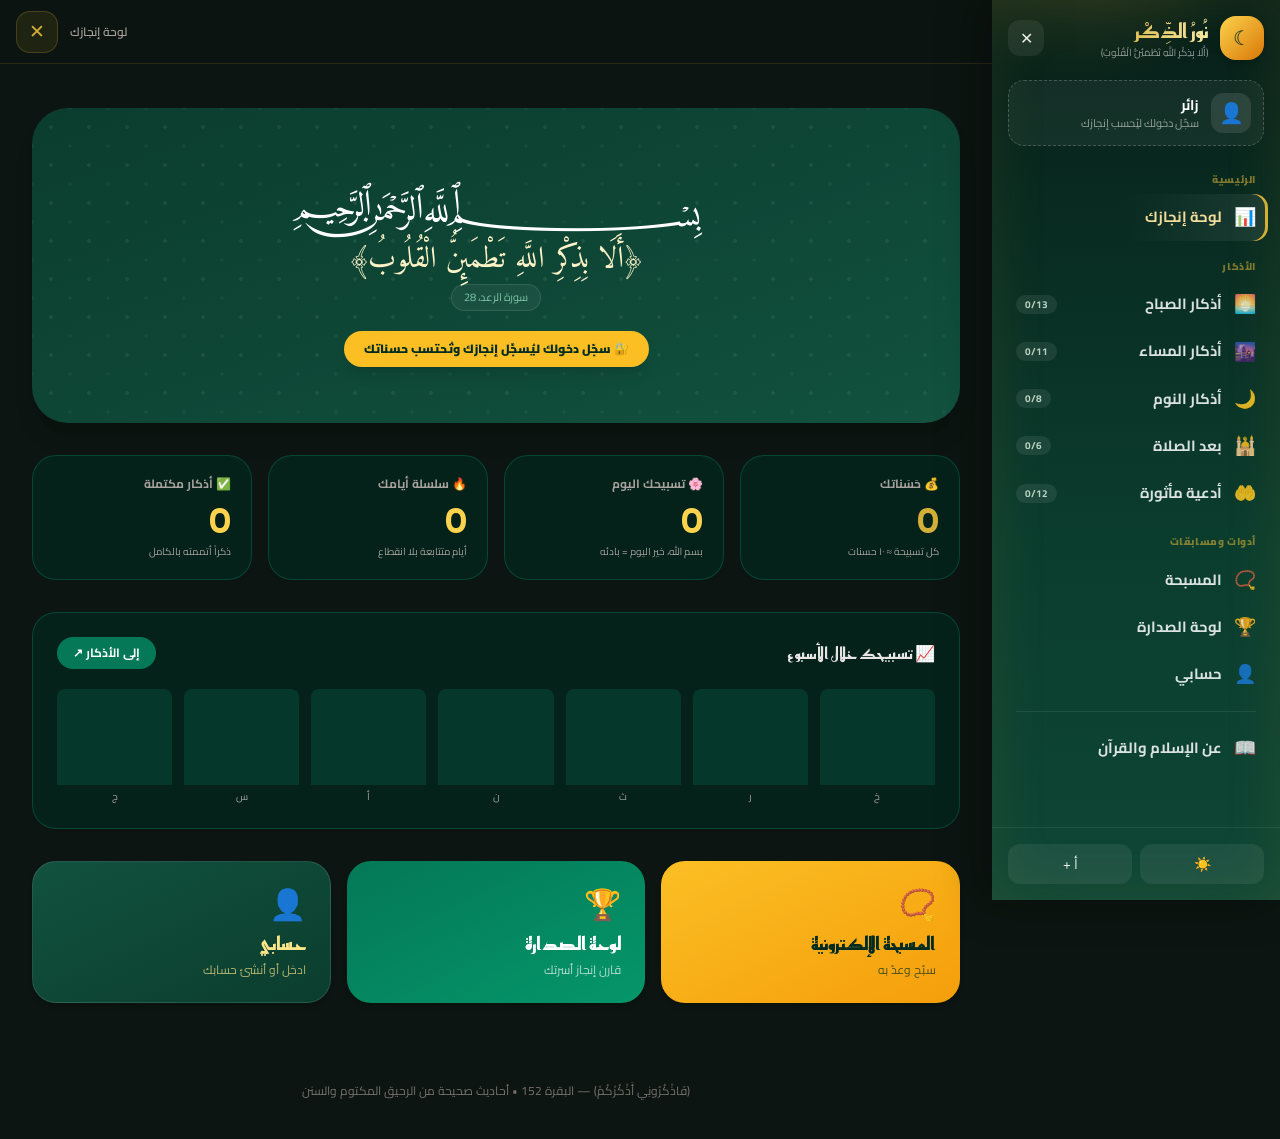
<file: index.html>
<!DOCTYPE html>
<!--
  ﴿ نُورُ الذِّكْر ﴾ — إطار Tailwind
  سجل التغييرات:
  • 2026-11-02 [v4.1] قائمة جانبية مشتركة تُبنى في app.js لكل الصفحات (تُفتح/تُغلق بزر ☰ في كل
    الأحجام، وتتفاعل مع الوضع النهاري/الليلي وخلفية جديدة لكل وضع)، هيرو معاد ترتيبه بلا تداخل،
    مسبحة مطورة (شعوية اللمس + اهتزاز + نسبة تقدم + وميض ذهبي عند الاكتمال).
  • 2026-11-02 [v4] إعادة تصميم كاملة: قائمة جانبية + حسابات محلية + حسنات + صدارة.
  • البيانات النصية للأذكار في azkar-data.js. إصدارات v1..v3 في legacy.css و_snapshots.
-->
<html lang="ar" dir="rtl" class="dark">
<head>
<meta charset="UTF-8" />
<meta name="viewport" content="width=device-width, initial-scale=1.0" />
<meta name="theme-color" content="#0b3d2e" />
<title>نُورُ الذِّكْر — لوحتك للأذكار</title>
<link rel="manifest" href="manifest.webmanifest" />
<link rel="apple-touch-icon" sizes="180x180" href="icons/apple-touch-icon-180.png" />
<meta name="mobile-web-app-capable" content="yes" />
<meta name="apple-mobile-web-app-capable" content="yes" />
<meta name="apple-mobile-web-app-status-bar-style" content="black-translucent" />
<meta name="apple-mobile-web-app-title" content="نور الذكر" />
<link rel="stylesheet" href="fonts/fonts.css" />
<link rel="stylesheet" href="styles.css" />
<link rel="icon" href="icons/icon-192.png" sizes="192x192" />
<script src="tailwind.js"></script>
<script>
  tailwind.config = {
    darkMode: 'class',
    theme: {
      extend: {
        fontFamily: { body: ['Cairo'], head: ['Reem Kufi'], quran: ['Amiri Quran'] },
        colors: { brand: { DEFAULT: '#1b7a5a', dark: '#0b3d2e', mid: '#12523f', gold: '#d4af37', light: '#e8c96a' } },
      },
    },
  };
</script>
</head>

<body class="font-body bg-stone-50 dark:bg-[#0c1511] text-stone-800 dark:text-stone-200 transition-colors">

<div class="app-main app-margin min-h-screen">

  <!-- ====== لوحة إنجازك ====== -->
  <section class="view-sec hidden" id="view-dashboard">
    <!-- هيرو -->
    <div class="px-4 sm:px-8 pt-8">
      <div class="relative overflow-hidden rounded-[36px] max-w-6xl mx-auto bg-gradient-to-br from-brand-dark via-[#0e4636] to-brand-mid text-white px-6 sm:px-12 py-10 sm:py-14 text-center shadow-xl">
        <div class="absolute inset-0 pattern-dots opacity-50"></div>
        <div class="relative max-w-2xl mx-auto flex flex-col items-center gap-4">
          <p class="font-quran text-3xl sm:text-4xl leading-[2.4] pt-3">﷽</p>
          <h1 class="font-quran text-xl sm:text-3xl text-amber-100 leading-[2.2] px-2">﴿أَلَا بِذِكْرِ اللَّهِ تَطْمَئِنُّ الْقُلُوبُ﴾</h1>
          <span class="text-[11px] text-emerald-200/70 bg-white/5 border border-white/10 rounded-full px-3 py-1">سورة الرعد، 28</span>
          <button class="js-goto mt-1 inline-flex items-center gap-2 rounded-full bg-amber-400 text-emerald-950 text-xs font-extrabold px-5 py-2.5 shadow-lg hover:-translate-y-0.5 hover:bg-amber-300 transition-all" data-view="profile">
            🔐 سجّل دخولك ليُسجَّل إنجازك وتُحتسب حسناتك
          </button>
        </div>
      </div>
    </div>

    <!-- بطاقات الأرقام -->
    <div class="grid grid-cols-2 lg:grid-cols-4 gap-4 max-w-6xl mx-auto px-4 sm:px-8 mt-8">
      <div class="card-in rounded-3xl bg-white dark:bg-emerald-950/60 border border-emerald-100 dark:border-emerald-800/60 shadow-sm p-5 hover:shadow-md hover:-translate-y-1 transition-all">
        <div class="text-xs font-bold text-stone-500 dark:text-stone-400 mb-2">💰 حَسَناتك</div>
        <div id="dashHan" class="font-head text-4xl font-bold text-amber-500 dark:text-brand-gold">0</div>
        <div class="text-[10px] text-stone-400 mt-1">كل تسبيحة ≈ ١٠ حسنات</div>
      </div>
      <div class="card-in rounded-3xl bg-white dark:bg-emerald-950/60 border border-emerald-100 dark:border-emerald-800/60 shadow-sm p-5 hover:shadow-md hover:-translate-y-1 transition-all" style="animation-delay:.08s">
        <div class="text-xs font-bold text-stone-500 dark:text-stone-400 mb-2">🌸 تسبيحك اليوم</div>
        <div id="dashToday" class="font-head text-4xl font-bold text-emerald-600 dark:text-amber-300">0</div>
        <div class="text-[10px] text-stone-400 mt-1">بسم الله، خير اليوم = بادئه</div>
      </div>
      <div class="card-in rounded-3xl bg-white dark:bg-emerald-950/60 border border-emerald-100 dark:border-emerald-800/60 shadow-sm p-5 hover:shadow-md hover:-translate-y-1 transition-all" style="animation-delay:.16s">
        <div class="text-xs font-bold text-stone-500 dark:text-stone-400 mb-2">🔥 سلسلة أيامك</div>
        <div id="dashStreak" class="font-head text-4xl font-bold text-emerald-600 dark:text-amber-300">0</div>
        <div class="text-[10px] text-stone-400 mt-1">أيام متتابعة بلا انقطاع</div>
      </div>
      <div class="card-in rounded-3xl bg-white dark:bg-emerald-950/60 border border-emerald-100 dark:border-emerald-800/60 shadow-sm p-5 hover:shadow-md hover:-translate-y-1 transition-all" style="animation-delay:.24s">
        <div class="text-xs font-bold text-stone-500 dark:text-stone-400 mb-2">✅ أذكار مكتملة</div>
        <div id="dashDone" class="font-head text-4xl font-bold text-emerald-600 dark:text-amber-300">0</div>
        <div class="text-[10px] text-stone-400 mt-1">ذكراً أتممته بالكامل</div>
      </div>
    </div>

    <!-- مخطط الأسبوع -->
    <div class="max-w-6xl mx-auto px-4 sm:px-8 mt-8">
      <div class="rounded-3xl bg-white dark:bg-emerald-950/60 border border-emerald-100 dark:border-emerald-800/60 shadow-sm p-6">
        <div class="flex flex-wrap items-center justify-between gap-3 mb-5">
          <h3 class="font-head font-bold">📈 تسبيحك خلال الأسبوع</h3>
          <button class="js-goto rounded-full bg-emerald-700 hover:bg-emerald-600 text-white text-xs font-bold px-4 py-2 transition-colors" data-view="morning">إلى الأذكار ↗</button>
        </div>
        <div id="weekBars" class="flex gap-3 items-end"></div>
      </div>
    </div>

    <!-- روابط سريعة -->
    <div class="max-w-6xl mx-auto px-4 sm:px-8 mt-8 grid sm:grid-cols-3 gap-4">
      <button class="js-goto group text-right rounded-3xl bg-gradient-to-br from-amber-400 to-amber-500 text-emerald-950 p-6 shadow-md hover:shadow-xl hover:-translate-y-1 transition-all" data-view="tasbih">
        <div class="text-3xl mb-2 group-hover:rotate-12 transition-transform duration-300">📿</div>
        <div class="font-head font-bold text-lg">المسبحة الإلكترونية</div>
        <div class="text-xs opacity-70 mt-1">سبّح وعدّ به</div>
      </button>
      <button class="js-goto group text-right rounded-3xl bg-gradient-to-br from-emerald-700 to-emerald-600 text-white p-6 shadow-md hover:shadow-xl hover:-translate-y-1 transition-all" data-view="leaderboard">
        <div class="text-3xl mb-2 group-hover:-translate-y-1 transition-transform duration-300">🏆</div>
        <div class="font-head font-bold text-lg">لوحة الصدارة</div>
        <div class="text-xs opacity-70 mt-1">قارن إنجاز أسرتك</div>
      </button>
      <button class="js-goto group text-right rounded-3xl bg-gradient-to-br from-brand-mid to-brand-dark text-amber-200 p-6 shadow-md hover:shadow-xl hover:-translate-y-1 transition-all border border-white/10" data-view="profile">
        <div class="text-3xl mb-2 group-hover:scale-110 transition-transform duration-300">👤</div>
        <div class="font-head font-bold text-lg">حسابي</div>
        <div class="text-xs opacity-70 mt-1">ادخل أو أنشئ حسابك</div>
      </button>
    </div>

    <div class="h-10"></div>
  </section>

  <!-- ====== الأقسام ====== -->
  <section class="view-sec hidden" id="view-morning">
    <header class="flex items-center gap-4 mb-6 mt-8 max-w-4xl mx-auto px-4 sm:px-0">
      <div class="w-14 h-14 rounded-2xl bg-gradient-to-br from-amber-400 to-amber-600 grid place-items-center text-2xl shadow-lg shadow-amber-500/20 shrink-0">🌅</div>
      <div class="flex-1 min-w-0">
        <h2 class="font-head text-2xl font-bold text-emerald-900 dark:text-brand-gold">أذكار الصباح</h2>
        <p class="text-xs text-stone-500 dark:text-stone-400">تورد بعد الفجر حتى طلوع الشمس</p>
      </div>
    </header>
    <div class="cards grid gap-4 max-w-4xl mx-auto px-4 sm:px-0" id="cardsMorning"></div>
  </section>

  <section class="view-sec hidden" id="view-evening">
    <header class="flex items-center gap-4 mb-6 mt-8 max-w-4xl mx-auto px-4 sm:px-0">
      <div class="w-14 h-14 rounded-2xl bg-gradient-to-br from-indigo-400 to-indigo-700 grid place-items-center text-2xl shadow-lg shadow-indigo-500/20 shrink-0">🌆</div>
      <div class="flex-1 min-w-0">
        <h2 class="font-head text-2xl font-bold text-emerald-900 dark:text-brand-gold">أذكار المساء</h2>
        <p class="text-xs text-stone-500 dark:text-stone-400">تورد بعد العصر حتى غروب الشمس</p>
      </div>
    </header>
    <div class="cards grid gap-4 max-w-4xl mx-auto px-4 sm:px-0" id="cardsEvening"></div>
  </section>

  <section class="view-sec hidden" id="view-sleep">
    <header class="flex items-center gap-4 mb-6 mt-8 max-w-4xl mx-auto px-4 sm:px-0">
      <div class="w-14 h-14 rounded-2xl bg-gradient-to-br from-sky-500 to-blue-800 grid place-items-center text-2xl shadow-lg shadow-sky-500/20 shrink-0">🌙</div>
      <div class="flex-1 min-w-0">
        <h2 class="font-head text-2xl font-bold text-emerald-900 dark:text-brand-gold">أذكار النوم</h2>
        <p class="text-xs text-stone-500 dark:text-stone-400">ما يُقال وقت النوم</p>
      </div>
    </header>
    <div class="cards grid gap-4 max-w-4xl mx-auto px-4 sm:px-0" id="cardsSleep"></div>
  </section>

  <section class="view-sec hidden" id="view-prayer">
    <header class="flex items-center gap-4 mb-6 mt-8 max-w-4xl mx-auto px-4 sm:px-0">
      <div class="w-14 h-14 rounded-2xl bg-gradient-to-br from-emerald-500 to-emerald-800 grid place-items-center text-2xl shadow-lg shadow-emerald-500/20 shrink-0">🕌</div>
      <div class="flex-1 min-w-0">
        <h2 class="font-head text-2xl font-bold text-emerald-900 dark:text-brand-gold">الذكر بعد الصلاة</h2>
        <p class="text-xs text-stone-500 dark:text-stone-400">التسبيح بعد كل صلاة مكتوبة</p>
      </div>
    </header>
    <div class="cards grid gap-4 max-w-4xl mx-auto px-4 sm:px-0" id="cardsPrayer"></div>
  </section>

  <section class="view-sec hidden" id="view-duas">
    <header class="flex items-center gap-4 mb-6 mt-8 max-w-4xl mx-auto px-4 sm:px-0">
      <div class="w-14 h-14 rounded-2xl bg-gradient-to-br from-teal-400 to-teal-700 grid place-items-center text-2xl shadow-lg shadow-teal-500/20 shrink-0">🤲</div>
      <div class="flex-1 min-w-0">
        <h2 class="font-head text-2xl font-bold text-emerald-900 dark:text-brand-gold">أدعية مأثورة</h2>
        <p class="text-xs text-stone-500 dark:text-stone-400">من الصحيحين والسنن</p>
      </div>
    </header>
    <div class="cards grid gap-4 max-w-4xl mx-auto px-4 sm:px-0" id="cardsDuas"></div>
  </section>

  <!-- ====== المسبحة ====== -->
  <section class="view-sec hidden" id="view-tasbih">
    <header class="text-center mt-10 mb-8 px-4">
      <div class="text-4xl mb-2 ring-pulse inline-block">📿</div>
      <h2 class="font-head text-2xl font-bold text-emerald-900 dark:text-brand-gold">المسبحة الإلكترونية</h2>
      <p class="text-xs text-stone-500 dark:text-stone-400 mt-1">اضغط الدائرة بعد كل تسبيحة — أو المسافة (Space) من لوحة المفاتيح</p>
    </header>

    <div class="max-w-md mx-auto px-4">
      <div class="rounded-[32px] bg-white dark:bg-emerald-950/60 border border-emerald-100 dark:border-emerald-800/60 shadow-md p-6">

        <!-- جمل التسبيح -->
        <div id="phraseRow" class="flex gap-2 flex-wrap justify-center mb-5"></div>

        <!-- الجملة الحالية -->
        <p id="tasbihPhrase" class="font-quran text-2xl text-center text-emerald-900 dark:text-brand-gold mb-6 min-h-[2.6rem]"></p>

        <!-- الدائرة -->
        <button id="tasbihBtn" class="relative w-[232px] h-[232px] mx-auto grid place-items-center rounded-full select-none outline-none active:scale-[.96] transition-transform duration-150 shadow-xl shadow-emerald-900/25" aria-label="اضغط للتسبيح">
          <svg class="tasbih-svg absolute inset-0 m-auto" width="232" height="232" viewBox="0 0 120 120">
            <defs><linearGradient id="goldGrad" x1="0" y1="0" x2="1" y2="1">
              <stop offset="0%" stop-color="#d4af37"/><stop offset="100%" stop-color="#1b7a5a"/>
            </linearGradient></defs>
            <circle class="tasbih-track" cx="60" cy="60" r="54"/>
            <circle class="tasbih-prog" id="tasbihRing" cx="60" cy="60" r="54"/>
          </svg>
          <span class="absolute inset-0 m-auto w-[72%] h-[72%] rounded-full bg-gradient-to-br from-emerald-700 to-brand-dark shadow-inner grid place-items-center">
            <span id="tasbihCount" class="font-head text-6xl font-bold text-brand-gold" role="status" aria-live="polite">0</span>
          </span>
        </button>

        <!-- نسبة التقدم -->
        <p id="tasbihPct" class="text-center text-xs font-bold text-stone-500 dark:text-stone-400 mt-4"></p>

        <!-- الهدف -->
        <div class="flex items-center justify-center gap-2 mt-5 flex-wrap">
          <span class="text-xs font-bold text-stone-500">الهدف:</span>
          <button class="target-chip rounded-xl bg-emerald-50 dark:bg-emerald-900/40 border border-emerald-200 dark:border-emerald-800 px-4 py-1.5 font-bold text-sm hover:border-emerald-400 transition-all" data-target="33">33</button>
          <button class="target-chip rounded-xl bg-emerald-50 dark:bg-emerald-900/40 border border-emerald-200 dark:border-emerald-800 px-4 py-1.5 font-bold text-sm hover:border-emerald-400 transition-all" data-target="99">99</button>
          <button class="target-chip rounded-xl bg-emerald-50 dark:bg-emerald-900/40 border border-emerald-200 dark:border-emerald-800 px-4 py-1.5 font-bold text-sm hover:border-emerald-400 transition-all" data-target="100">100</button>
          <button class="target-chip rounded-xl bg-emerald-50 dark:bg-emerald-900/40 border border-emerald-200 dark:border-emerald-800 px-4 py-1.5 font-bold text-sm hover:border-emerald-400 transition-all" data-target="0">بحسبِ</button>
        </div>

        <!-- تصفير والدورات -->
        <div class="flex items-center justify-center gap-3 mt-6 pb-1">
          <button id="tasbihReset" class="text-xs font-bold text-stone-500 hover:text-rose-500 transition-colors rounded-full border border-dashed border-stone-300 dark:border-emerald-800 px-5 py-2">↺ تصفير</button>
          <span class="text-xs text-stone-500 dark:text-stone-400">الدورات: <b id="tasbihRounds" class="text-emerald-600 dark:text-amber-300">0</b></span>
        </div>
      </div>
    </div>
  </section>

  <!-- ====== لوحة الصدارة ====== -->
  <section class="view-sec hidden" id="view-leaderboard">
    <header class="text-center mt-10 mb-6 px-4">
      <div class="text-4xl mb-2 inline-block">🏆</div>
      <h2 class="font-head text-2xl font-bold text-emerald-900 dark:text-brand-gold">لوحة الصدارة</h2>
      <p class="text-xs text-stone-500 dark:text-stone-400 max-w-md mx-auto mt-1">ترتيب حساباتك المحلية على هذا الجهاز حسب الحسنات — كل فرد من الأسرة أنشئ له حساباً من «حسابي» ثم قارنوا 🌟</p>
    </header>
    <div class="max-w-2xl mx-auto px-4">
      <div class="rounded-3xl bg-white dark:bg-emerald-950/60 border border-emerald-100 dark:border-emerald-800/60 shadow-sm overflow-hidden">
        <table class="w-full text-right">
          <thead class="bg-emerald-800 dark:bg-emerald-900/80 text-emerald-100 text-xs">
            <tr>
              <th class="py-3 px-4 font-bold">#</th>
              <th class="py-3 px-4 font-bold">الاسم</th>
              <th class="py-3 px-4 font-bold">💰 الحسنات</th>
              <th class="py-3 px-4 font-bold">تسبيحات</th>
              <th class="py-3 px-4 font-bold">سلسلة</th>
            </tr>
          </thead>
          <tbody id="boardBody"></tbody>
        </table>
      </div>
    </div>
  </section>

  <!-- ====== حسابي ====== -->
  <section class="view-sec hidden" id="view-profile">
    <header class="text-center mt-10 mb-6 px-4">
      <div class="text-4xl mb-2 inline-block">🔐</div>
      <h2 class="font-head text-2xl font-bold text-emerald-900 dark:text-brand-gold">حسابي</h2>
      <p class="text-xs text-stone-500 dark:text-stone-400 mt-1">قاعدة بيانات محلية على جهازك (localStorage)</p>
    </header>
    <div id="profileBody" class="px-4"></div>
  </section>

</div><!-- /app-main -->

<footer class="app-margin py-10 text-center text-xs text-stone-400 dark:text-stone-500">
  ﴿فَاذْكُرُونِي أَذْكُرْكُمْ﴾ — البقرة 152 • أحاديث صحيحة من الرحيق المكتوم والسنن
</footer>

<button id="toTop" class="to-top" aria-label="العودة للأعلى">❯</button>

<script src="azkar-data.js"></script>
<script src="app.js"></script>
</body>
</html>
</file>
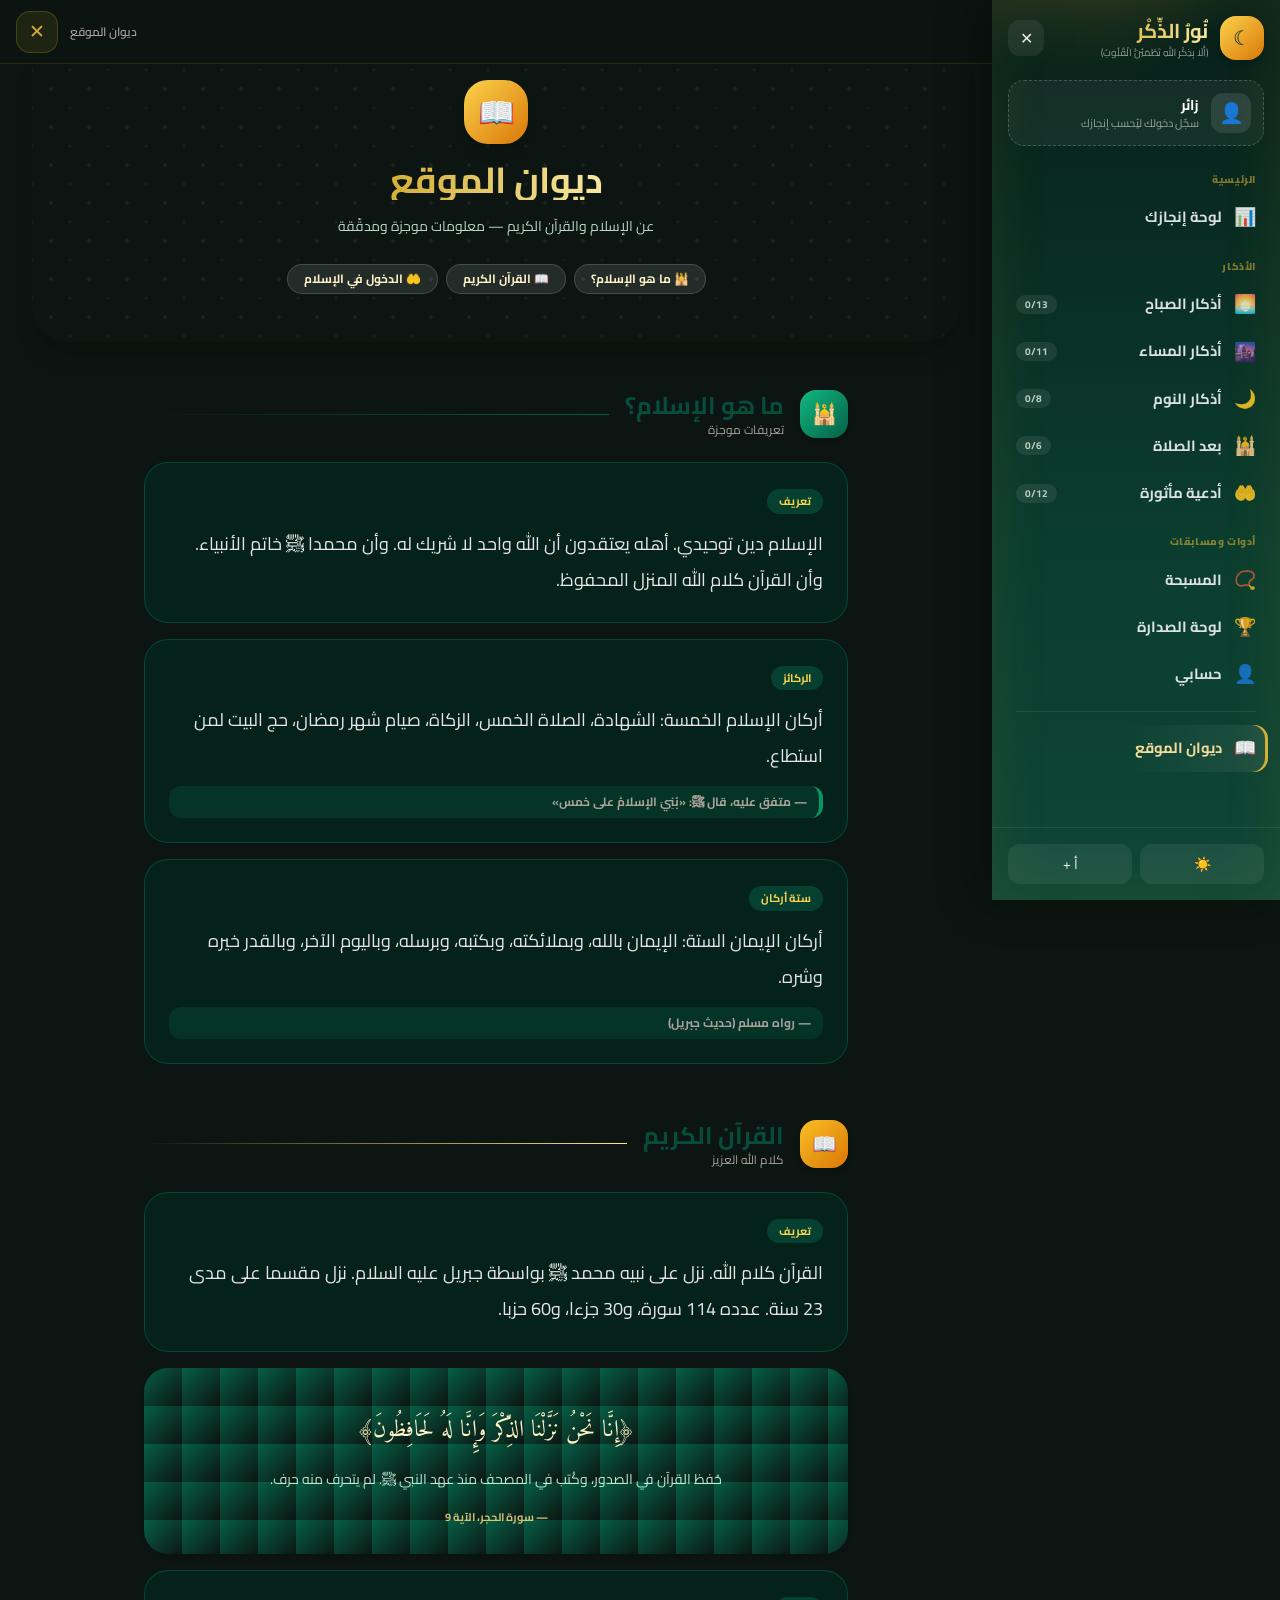
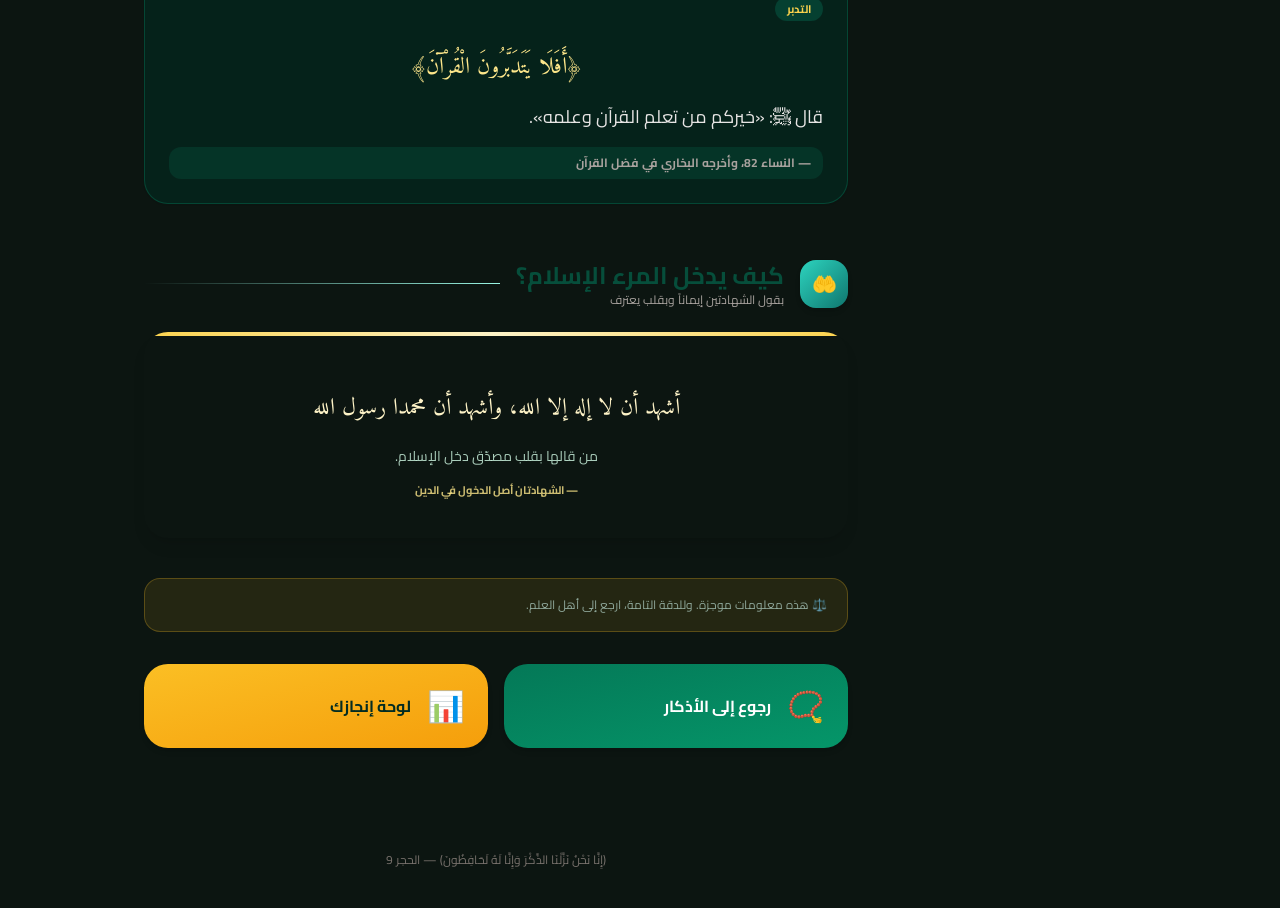
<file: islam.html>
<!DOCTYPE html>
<!--
  ﴿ نُورُ الذِّكْر ﴾ — ديوان الموقع: عن الإسلام والقرآن الكريم
  سجل التغييرات:
  • 2026-11-02 [v4.1] إعادة كاملة بإطار Tailwind: تدخل ضمن نفس التصميم مع القائمة الجانبية
    المشتركة على كل الصفحات (تفتح وتغلق عبر app.js)، وتفاعل الوضعين، وطباعة ديوانية
    للفقرات مع فهرس تنقّل.
  • 2026-10-17 [v3] إنشاء الصفحة (النصوص مأثورة كما هي).
-->
<html lang="ar" dir="rtl" class="dark">
<head>
<meta charset="UTF-8" />
<meta name="viewport" content="width=device-width, initial-scale=1.0" />
<meta name="description" content="ديوان الموقع: معلومات موجزة ومدققة عن الإسلام وأركانه وعن القرآن الكريم — من موقع نور الذكر" />
<meta name="theme-color" content="#0b3d2e" />
<title>ديوان الموقع — عن الإسلام والقرآن | نُورُ الذِّكْر</title>
<link rel="manifest" href="manifest.webmanifest" />
<link rel="apple-touch-icon" sizes="180x180" href="icons/apple-touch-icon-180.png" />
<meta name="apple-mobile-web-app-capable" content="yes" />
<meta name="apple-mobile-web-app-title" content="نور الذكر" />
<link rel="stylesheet" href="fonts/fonts.css" />
<link rel="stylesheet" href="styles.css" />
<link rel="icon" href="icons/icon-192.png" sizes="192x192" />
<script src="tailwind.js"></script>
<script>tailwind.config = { darkMode: 'class' };</script>
</head>

<body class="font-body bg-stone-50 dark:bg-[#0c1511] text-stone-800 dark:text-stone-200 transition-colors">

<div class="app-main app-margin pt-8">

  <!-- هيرو الديوان -->
  <div class="px-4 sm:px-8">
    <div class="relative overflow-hidden rounded-[36px] max-w-5xl mx-auto bg-gradient-to-br from-brand-dark via-[#0e4636] to-brand-mid text-white px-6 sm:px-12 py-12 text-center shadow-xl">
      <div class="absolute inset-0 pattern-dots opacity-50"></div>
      <div class="relative max-w-2xl mx-auto flex flex-col items-center gap-4">
        <span class="w-16 h-16 rounded-3xl bg-gradient-to-br from-amber-300 to-amber-600 text-emerald-950 grid place-items-center text-3xl shadow-lg">📖</span>
        <h1 class="font-head text-3xl sm:text-4xl font-bold shimmer-gold">ديوان الموقع</h1>
        <p class="text-sm text-emerald-100/85">عن الإسلام والقرآن الكريم — معلومات موجزة ومدقّقة</p>
        <!-- فهرس الديوان -->
        <nav class="flex flex-wrap justify-center gap-2 mt-3">
          <a href="#whatIslam" class="rounded-full bg-white/10 hover:bg-white/20 border border-white/15 px-4 py-1.5 text-xs font-bold text-amber-100 transition-colors">🕌 ما هو الإسلام؟</a>
          <a href="#quranFacts" class="rounded-full bg-white/10 hover:bg-white/20 border border-white/15 px-4 py-1.5 text-xs font-bold text-amber-100 transition-colors">📖 القرآن الكريم</a>
          <a href="#enterIslam" class="rounded-full bg-white/10 hover:bg-white/20 border border-white/15 px-4 py-1.5 text-xs font-bold text-amber-100 transition-colors">🤲 الدخول في الإسلام</a>
        </nav>
      </div>
    </div>
  </div>

  <main class="max-w-3xl mx-auto px-4 sm:px-8 pb-16">

    <!-- ===== ما هو الإسلام ===== -->
    <section class="divan-sec mt-12" id="whatIslam">
      <header class="flex items-center gap-4 mb-6">
        <div class="w-12 h-12 rounded-2xl bg-gradient-to-br from-emerald-500 to-emerald-800 text-white grid place-items-center text-xl shadow-md shrink-0">🕌</div>
        <div>
          <h2 class="font-head text-2xl font-bold text-emerald-900 dark:text-brand-gold">ما هو الإسلام؟</h2>
          <p class="text-xs text-stone-500 dark:text-stone-400">تعريفات موجزة</p>
        </div>
        <span class="ms-auto hidden sm:block h-px flex-1 bg-gradient-to-l from-emerald-200 dark:from-emerald-800 to-transparent"></span>
      </header>

      <div class="grid gap-4">
        <article class="card-in rounded-3xl bg-white dark:bg-emerald-950/60 border border-emerald-100 dark:border-emerald-800/60 shadow-sm p-6 hover:shadow-md hover:-translate-y-0.5 transition-all">
          <span class="inline-block text-[11px] font-bold text-emerald-700 dark:text-amber-300 bg-emerald-50 dark:bg-emerald-900/70 rounded-full px-3 py-1 mb-3">تعريف</span>
          <p class="text-lg leading-loose">الإسلام دين توحيدي. أهله يعتقدون أن الله واحد لا شريك له. وأن محمدا ﷺ خاتم الأنبياء. وأن القرآن كلام الله المنزل المحفوظ.</p>
        </article>
        <article class="card-in rounded-3xl bg-white dark:bg-emerald-950/60 border border-emerald-100 dark:border-emerald-800/60 shadow-sm p-6 hover:shadow-md hover:-translate-y-0.5 transition-all" style="animation-delay:.08s">
          <span class="inline-block text-[11px] font-bold text-emerald-700 dark:text-amber-300 bg-emerald-50 dark:bg-emerald-900/70 rounded-full px-3 py-1 mb-3">الركائز</span>
          <p class="text-lg leading-loose">أركان الإسلام الخمسة: الشهادة، الصلاة الخمس، الزكاة، صيام شهر رمضان، حج البيت لمن استطاع.</p>
          <div class="mt-3 text-xs font-bold text-stone-500 dark:text-stone-400 bg-stone-50 dark:bg-emerald-900/40 rounded-xl px-3 py-2 border-r-4 border-emerald-600">— متفق عليه، قال ﷺ: «بُنِيَ الإسلامُ على خمس»</div>
        </article>
        <article class="card-in rounded-3xl bg-white dark:bg-emerald-950/60 border border-emerald-100 dark:border-emerald-800/60 shadow-sm p-6 hover:shadow-md hover:-translate-y-0.5 transition-all" style="animation-delay:.16s">
          <span class="inline-block text-[11px] font-bold text-emerald-700 dark:text-amber-300 bg-emerald-50 dark:bg-emerald-900/70 rounded-full px-3 py-1 mb-3">ستة أركان</span>
          <p class="text-lg leading-loose">أركان الإيمان الستة: الإيمان بالله، وبملائكته، وبكتبه، وبرسله، وباليوم الآخر، وبالقدر خيره وشره.</p>
          <div class="mt-3 text-xs font-bold text-stone-500 dark:text-stone-400 bg-stone-50 dark:bg-emerald-900/40 rounded-xl px-3 py-2">— رواه مسلم (حديث جبريل)</div>
        </article>
      </div>
    </section>

    <!-- ===== القرآن الكريم ===== -->
    <section class="divan-sec mt-14" id="quranFacts">
      <header class="flex items-center gap-4 mb-6">
        <div class="w-12 h-12 rounded-2xl bg-gradient-to-br from-amber-400 to-amber-600 text-emerald-950 grid place-items-center text-xl shadow-md shrink-0">📖</div>
        <div>
          <h2 class="font-head text-2xl font-bold text-emerald-900 dark:text-brand-gold">القرآن الكريم</h2>
          <p class="text-xs text-stone-500 dark:text-stone-400">كلام الله العزيز</p>
        </div>
        <span class="ms-auto hidden sm:block h-px flex-1 bg-gradient-to-l from-amber-200 to-transparent"></span>
      </header>

      <div class="grid gap-4">
        <article class="card-in rounded-3xl bg-white dark:bg-emerald-950/60 border border-emerald-100 dark:border-emerald-800/60 shadow-sm p-6 hover:shadow-md hover:-translate-y-0.5 transition-all">
          <span class="inline-block text-[11px] font-bold text-emerald-700 dark:text-amber-300 bg-emerald-50 dark:bg-emerald-900/70 rounded-full px-3 py-1 mb-3">تعريف</span>
          <p class="text-lg leading-loose">القرآن كلام الله. نزل على نبيه محمد ﷺ بواسطة جبريل عليه السلام. نزل مقسما على مدى 23 سنة. عدده 114 سورة، و30 جزءا، و60 حزبا.</p>
        </article>
        <article class="card-in rounded-3xl bg-gradient-to-br from-emerald-800 to-brand-mid pattern-dots text-white shadow-md p-7">
          <div class="divan-ayah text-center text-amber-100 mb-4">﴿إِنَّا نَحْنُ نَزَّلْنَا الذِّكْرَ وَإِنَّا لَهُ لَحَافِظُونَ﴾</div>
          <p class="text-sm text-emerald-100/90 leading-loose text-center">حُفظ القرآن في الصدور، وكُتب في المصحف منذ عهد النبي ﷺ. لم يتحرف منه حرف.</p>
          <div class="mt-4 text-center text-[11px] font-bold text-amber-200/80">— سورة الحجر، الآية 9</div>
        </article>
        <article class="card-in rounded-3xl bg-white dark:bg-emerald-950/60 border border-emerald-100 dark:border-emerald-800/60 shadow-sm p-6 hover:shadow-md hover:-translate-y-0.5 transition-all" style="animation-delay:.08s">
          <span class="inline-block text-[11px] font-bold text-emerald-700 dark:text-amber-300 bg-emerald-50 dark:bg-emerald-900/70 rounded-full px-3 py-1 mb-3">التدبر</span>
          <p class="divan-ayah text-emerald-900 dark:text-amber-200 text-center mb-3">﴿أَفَلَا يَتَدَبَّرُونَ الْقُرْآنَ﴾</p>
          <p class="text-lg leading-loose">قال ﷺ: «خيركم من تعلم القرآن وعلمه».</p>
          <div class="mt-3 text-xs font-bold text-stone-500 dark:text-stone-400 bg-stone-50 dark:bg-emerald-900/40 rounded-xl px-3 py-2">— النساء 82، وأخرجه البخاري في فضل القرآن</div>
        </article>
      </div>
    </section>

    <!-- ===== الدخول في الإسلام ===== -->
    <section class="divan-sec mt-14" id="enterIslam">
      <header class="flex items-center gap-4 mb-6">
        <div class="w-12 h-12 rounded-2xl bg-gradient-to-br from-teal-400 to-teal-700 text-white grid place-items-center text-xl shadow-md shrink-0">🤲</div>
        <div>
          <h2 class="font-head text-2xl font-bold text-emerald-900 dark:text-brand-gold">كيف يدخل المرء الإسلام؟</h2>
          <p class="text-xs text-stone-500 dark:text-stone-400">بقول الشهادتين إيماناً وبقلب يعترف</p>
        </div>
        <span class="ms-auto hidden sm:block h-px flex-1 bg-gradient-to-l from-teal-200 to-transparent"></span>
      </header>

      <article class="card-in relative overflow-hidden rounded-3xl bg-gradient-to-br from-brand-dark via-[#0e4636] to-brand-mid pattern-dots text-white shadow-lg p-8 sm:p-10 text-center">
        <div class="absolute top-0 right-0 w-full h-1 bg-gradient-to-l from-amber-300 via-amber-100 to-amber-300"></div>
        <p class="divan-ayah text-amber-100 leading-[2.5]">أشهد أن لا إله إلا الله، وأشهد أن محمدا رسول الله</p>
        <p class="text-sm text-emerald-100/80 mt-4">من قالها بقلب مصدّق دخل الإسلام.</p>
        <div class="mt-4 text-[11px] font-bold text-amber-200/80">— الشهادتان أصل الدخول في الدين</div>
      </article>
    </section>

    <!-- تنبيه الدقة -->
    <div class="divan-note mt-10 rounded-2xl bg-amber-50 dark:bg-amber-400/10 border border-amber-200/70 dark:border-amber-400/25 px-5 py-4 text-xs leading-relaxed text-stone-600 dark:text-stone-300">
      ⚖️ هذه معلومات موجزة. وللدقة التامة، ارجع إلى أهل العلم.
    </div>

    <!-- روابط التصفح -->
    <div class="mt-8 grid sm:grid-cols-2 gap-4">
      <a href="index.html" class="group rounded-3xl bg-gradient-to-br from-emerald-700 to-emerald-600 text-white p-6 shadow-md hover:shadow-xl hover:-translate-y-1 transition-all flex items-center gap-4 no-underline">
        <span class="text-3xl group-hover:translate-x-[-4px] transition-transform">📿</span>
        <span class="font-head font-bold">رجوع إلى الأذكار</span>
      </a>
      <a href="index.html" class="group rounded-3xl bg-gradient-to-br from-amber-400 to-amber-500 text-emerald-950 p-6 shadow-md hover:shadow-xl hover:-translate-y-1 transition-all flex items-center gap-4 no-underline">
        <span class="text-3xl group-hover:rotate-12 transition-transform">📊</span>
        <span class="font-head font-bold">لوحة إنجازك</span>
      </a>
    </div>
  </main>
</div>

<footer class="app-margin py-10 text-center text-xs text-stone-400 dark:text-stone-500">
  ﴿إِنَّا نَحْنُ نَزَّلْنَا الذِّكْرَ وَإِنَّا لَهُ لَحَافِظُونَ﴾ — الحجر 9
</footer>

<button id="toTop" class="to-top" aria-label="العودة للأعلى">❯</button>

<script src="azkar-data.js"></script>
<script src="app.js"></script>
</body>
</html>
</file>
<file: fonts/fonts.css>
/* arabic */
@font-face {
  font-family: 'Amiri Quran';
  font-style: normal;
  font-weight: 400;
  font-display: swap;
  src: url(font_1.woff2) format('woff2');
  unicode-range: U+0600-06FF, U+0750-077F, U+0870-0891, U+0897-08E1, U+08E3-08FF, U+200C-200E, U+2010-2011, U+204F, U+2E41, U+FB50-FDFF, U+FE70-FE74, U+FE76-FEFC, U+102E0-102FB, U+10E60-10E7E, U+10EC2-10EC7, U+10EC9-10EEE, U+10EF0-10EFF, U+1EE00-1EE03, U+1EE05-1EE1F, U+1EE21-1EE22, U+1EE24, U+1EE27, U+1EE29-1EE32, U+1EE34-1EE37, U+1EE39, U+1EE3B, U+1EE42, U+1EE47, U+1EE49, U+1EE4B, U+1EE4D-1EE4F, U+1EE51-1EE52, U+1EE54, U+1EE57, U+1EE59, U+1EE5B, U+1EE5D, U+1EE5F, U+1EE61-1EE62, U+1EE64, U+1EE67-1EE6A, U+1EE6C-1EE72, U+1EE74-1EE77, U+1EE79-1EE7C, U+1EE7E, U+1EE80-1EE89, U+1EE8B-1EE9B, U+1EEA1-1EEA3, U+1EEA5-1EEA9, U+1EEAB-1EEBB, U+1EEF0-1EEF1;
}
/* latin */
@font-face {
  font-family: 'Amiri Quran';
  font-style: normal;
  font-weight: 400;
  font-display: swap;
  src: url(font_2.woff2) format('woff2');
  unicode-range: U+0000-00FF, U+0131, U+0152-0153, U+02BB-02BC, U+02C6, U+02DA, U+02DC, U+0304, U+0308, U+0329, U+2000-206F, U+20AC, U+2122, U+2191, U+2193, U+2212, U+2215, U+FEFF, U+FFFD;
}
/* arabic */
@font-face {
  font-family: 'Cairo';
  font-style: normal;
  font-weight: 400;
  font-display: swap;
  src: url(font_3.woff2) format('woff2');
  unicode-range: U+0600-06FF, U+0750-077F, U+0870-0891, U+0897-08E1, U+08E3-08FF, U+200C-200E, U+2010-2011, U+204F, U+2E41, U+FB50-FDFF, U+FE70-FE74, U+FE76-FEFC, U+102E0-102FB, U+10E60-10E7E, U+10EC2-10EC7, U+10EC9-10EEE, U+10EF0-10EFF, U+1EE00-1EE03, U+1EE05-1EE1F, U+1EE21-1EE22, U+1EE24, U+1EE27, U+1EE29-1EE32, U+1EE34-1EE37, U+1EE39, U+1EE3B, U+1EE42, U+1EE47, U+1EE49, U+1EE4B, U+1EE4D-1EE4F, U+1EE51-1EE52, U+1EE54, U+1EE57, U+1EE59, U+1EE5B, U+1EE5D, U+1EE5F, U+1EE61-1EE62, U+1EE64, U+1EE67-1EE6A, U+1EE6C-1EE72, U+1EE74-1EE77, U+1EE79-1EE7C, U+1EE7E, U+1EE80-1EE89, U+1EE8B-1EE9B, U+1EEA1-1EEA3, U+1EEA5-1EEA9, U+1EEAB-1EEBB, U+1EEF0-1EEF1;
}
/* latin-ext */
@font-face {
  font-family: 'Cairo';
  font-style: normal;
  font-weight: 400;
  font-display: swap;
  src: url(font_4.woff2) format('woff2');
  unicode-range: U+0100-02BA, U+02BD-02C5, U+02C7-02CC, U+02CE-02D7, U+02DD-02FF, U+0304, U+0308, U+0329, U+1D00-1DBF, U+1E00-1E9F, U+1EF2-1EFF, U+2020, U+20A0-20AB, U+20AD-20C4, U+2113, U+2C60-2C7F, U+A720-A7FF;
}
/* latin */
@font-face {
  font-family: 'Cairo';
  font-style: normal;
  font-weight: 400;
  font-display: swap;
  src: url(font_5.woff2) format('woff2');
  unicode-range: U+0000-00FF, U+0131, U+0152-0153, U+02BB-02BC, U+02C6, U+02DA, U+02DC, U+0304, U+0308, U+0329, U+2000-206F, U+20AC, U+2122, U+2191, U+2193, U+2212, U+2215, U+FEFF, U+FFFD;
}
/* arabic */
@font-face {
  font-family: 'Cairo';
  font-style: normal;
  font-weight: 600;
  font-display: swap;
  src: url(font_3.woff2) format('woff2');
  unicode-range: U+0600-06FF, U+0750-077F, U+0870-0891, U+0897-08E1, U+08E3-08FF, U+200C-200E, U+2010-2011, U+204F, U+2E41, U+FB50-FDFF, U+FE70-FE74, U+FE76-FEFC, U+102E0-102FB, U+10E60-10E7E, U+10EC2-10EC7, U+10EC9-10EEE, U+10EF0-10EFF, U+1EE00-1EE03, U+1EE05-1EE1F, U+1EE21-1EE22, U+1EE24, U+1EE27, U+1EE29-1EE32, U+1EE34-1EE37, U+1EE39, U+1EE3B, U+1EE42, U+1EE47, U+1EE49, U+1EE4B, U+1EE4D-1EE4F, U+1EE51-1EE52, U+1EE54, U+1EE57, U+1EE59, U+1EE5B, U+1EE5D, U+1EE5F, U+1EE61-1EE62, U+1EE64, U+1EE67-1EE6A, U+1EE6C-1EE72, U+1EE74-1EE77, U+1EE79-1EE7C, U+1EE7E, U+1EE80-1EE89, U+1EE8B-1EE9B, U+1EEA1-1EEA3, U+1EEA5-1EEA9, U+1EEAB-1EEBB, U+1EEF0-1EEF1;
}
/* latin-ext */
@font-face {
  font-family: 'Cairo';
  font-style: normal;
  font-weight: 600;
  font-display: swap;
  src: url(font_4.woff2) format('woff2');
  unicode-range: U+0100-02BA, U+02BD-02C5, U+02C7-02CC, U+02CE-02D7, U+02DD-02FF, U+0304, U+0308, U+0329, U+1D00-1DBF, U+1E00-1E9F, U+1EF2-1EFF, U+2020, U+20A0-20AB, U+20AD-20C4, U+2113, U+2C60-2C7F, U+A720-A7FF;
}
/* latin */
@font-face {
  font-family: 'Cairo';
  font-style: normal;
  font-weight: 600;
  font-display: swap;
  src: url(font_5.woff2) format('woff2');
  unicode-range: U+0000-00FF, U+0131, U+0152-0153, U+02BB-02BC, U+02C6, U+02DA, U+02DC, U+0304, U+0308, U+0329, U+2000-206F, U+20AC, U+2122, U+2191, U+2193, U+2212, U+2215, U+FEFF, U+FFFD;
}
/* arabic */
@font-face {
  font-family: 'Cairo';
  font-style: normal;
  font-weight: 700;
  font-display: swap;
  src: url(font_3.woff2) format('woff2');
  unicode-range: U+0600-06FF, U+0750-077F, U+0870-0891, U+0897-08E1, U+08E3-08FF, U+200C-200E, U+2010-2011, U+204F, U+2E41, U+FB50-FDFF, U+FE70-FE74, U+FE76-FEFC, U+102E0-102FB, U+10E60-10E7E, U+10EC2-10EC7, U+10EC9-10EEE, U+10EF0-10EFF, U+1EE00-1EE03, U+1EE05-1EE1F, U+1EE21-1EE22, U+1EE24, U+1EE27, U+1EE29-1EE32, U+1EE34-1EE37, U+1EE39, U+1EE3B, U+1EE42, U+1EE47, U+1EE49, U+1EE4B, U+1EE4D-1EE4F, U+1EE51-1EE52, U+1EE54, U+1EE57, U+1EE59, U+1EE5B, U+1EE5D, U+1EE5F, U+1EE61-1EE62, U+1EE64, U+1EE67-1EE6A, U+1EE6C-1EE72, U+1EE74-1EE77, U+1EE79-1EE7C, U+1EE7E, U+1EE80-1EE89, U+1EE8B-1EE9B, U+1EEA1-1EEA3, U+1EEA5-1EEA9, U+1EEAB-1EEBB, U+1EEF0-1EEF1;
}
/* latin-ext */
@font-face {
  font-family: 'Cairo';
  font-style: normal;
  font-weight: 700;
  font-display: swap;
  src: url(font_4.woff2) format('woff2');
  unicode-range: U+0100-02BA, U+02BD-02C5, U+02C7-02CC, U+02CE-02D7, U+02DD-02FF, U+0304, U+0308, U+0329, U+1D00-1DBF, U+1E00-1E9F, U+1EF2-1EFF, U+2020, U+20A0-20AB, U+20AD-20C4, U+2113, U+2C60-2C7F, U+A720-A7FF;
}
/* latin */
@font-face {
  font-family: 'Cairo';
  font-style: normal;
  font-weight: 700;
  font-display: swap;
  src: url(font_5.woff2) format('woff2');
  unicode-range: U+0000-00FF, U+0131, U+0152-0153, U+02BB-02BC, U+02C6, U+02DA, U+02DC, U+0304, U+0308, U+0329, U+2000-206F, U+20AC, U+2122, U+2191, U+2193, U+2212, U+2215, U+FEFF, U+FFFD;
}
/* arabic */
@font-face {
  font-family: 'Cairo';
  font-style: normal;
  font-weight: 900;
  font-display: swap;
  src: url(font_3.woff2) format('woff2');
  unicode-range: U+0600-06FF, U+0750-077F, U+0870-0891, U+0897-08E1, U+08E3-08FF, U+200C-200E, U+2010-2011, U+204F, U+2E41, U+FB50-FDFF, U+FE70-FE74, U+FE76-FEFC, U+102E0-102FB, U+10E60-10E7E, U+10EC2-10EC7, U+10EC9-10EEE, U+10EF0-10EFF, U+1EE00-1EE03, U+1EE05-1EE1F, U+1EE21-1EE22, U+1EE24, U+1EE27, U+1EE29-1EE32, U+1EE34-1EE37, U+1EE39, U+1EE3B, U+1EE42, U+1EE47, U+1EE49, U+1EE4B, U+1EE4D-1EE4F, U+1EE51-1EE52, U+1EE54, U+1EE57, U+1EE59, U+1EE5B, U+1EE5D, U+1EE5F, U+1EE61-1EE62, U+1EE64, U+1EE67-1EE6A, U+1EE6C-1EE72, U+1EE74-1EE77, U+1EE79-1EE7C, U+1EE7E, U+1EE80-1EE89, U+1EE8B-1EE9B, U+1EEA1-1EEA3, U+1EEA5-1EEA9, U+1EEAB-1EEBB, U+1EEF0-1EEF1;
}
/* latin-ext */
@font-face {
  font-family: 'Cairo';
  font-style: normal;
  font-weight: 900;
  font-display: swap;
  src: url(font_4.woff2) format('woff2');
  unicode-range: U+0100-02BA, U+02BD-02C5, U+02C7-02CC, U+02CE-02D7, U+02DD-02FF, U+0304, U+0308, U+0329, U+1D00-1DBF, U+1E00-1E9F, U+1EF2-1EFF, U+2020, U+20A0-20AB, U+20AD-20C4, U+2113, U+2C60-2C7F, U+A720-A7FF;
}
/* latin */
@font-face {
  font-family: 'Cairo';
  font-style: normal;
  font-weight: 900;
  font-display: swap;
  src: url(font_5.woff2) format('woff2');
  unicode-range: U+0000-00FF, U+0131, U+0152-0153, U+02BB-02BC, U+02C6, U+02DA, U+02DC, U+0304, U+0308, U+0329, U+2000-206F, U+20AC, U+2122, U+2191, U+2193, U+2212, U+2215, U+FEFF, U+FFFD;
}
/* arabic */
@font-face {
  font-family: 'Reem Kufi';
  font-style: normal;
  font-weight: 400;
  font-display: swap;
  src: url(font_6.woff2) format('woff2');
  unicode-range: U+0600-06FF, U+0750-077F, U+0870-0891, U+0897-08E1, U+08E3-08FF, U+200C-200E, U+2010-2011, U+204F, U+2E41, U+FB50-FDFF, U+FE70-FE74, U+FE76-FEFC, U+102E0-102FB, U+10E60-10E7E, U+10EC2-10EC7, U+10EC9-10EEE, U+10EF0-10EFF, U+1EE00-1EE03, U+1EE05-1EE1F, U+1EE21-1EE22, U+1EE24, U+1EE27, U+1EE29-1EE32, U+1EE34-1EE37, U+1EE39, U+1EE3B, U+1EE42, U+1EE47, U+1EE49, U+1EE4B, U+1EE4D-1EE4F, U+1EE51-1EE52, U+1EE54, U+1EE57, U+1EE59, U+1EE5B, U+1EE5D, U+1EE5F, U+1EE61-1EE62, U+1EE64, U+1EE67-1EE6A, U+1EE6C-1EE72, U+1EE74-1EE77, U+1EE79-1EE7C, U+1EE7E, U+1EE80-1EE89, U+1EE8B-1EE9B, U+1EEA1-1EEA3, U+1EEA5-1EEA9, U+1EEAB-1EEBB, U+1EEF0-1EEF1;
}
/* vietnamese */
@font-face {
  font-family: 'Reem Kufi';
  font-style: normal;
  font-weight: 400;
  font-display: swap;
  src: url(font_7.woff2) format('woff2');
  unicode-range: U+0102-0103, U+0110-0111, U+0128-0129, U+0168-0169, U+01A0-01A1, U+01AF-01B0, U+0300-0301, U+0303-0304, U+0308-0309, U+0323, U+0329, U+1EA0-1EF9, U+20AB;
}
/* latin-ext */
@font-face {
  font-family: 'Reem Kufi';
  font-style: normal;
  font-weight: 400;
  font-display: swap;
  src: url(font_8.woff2) format('woff2');
  unicode-range: U+0100-02BA, U+02BD-02C5, U+02C7-02CC, U+02CE-02D7, U+02DD-02FF, U+0304, U+0308, U+0329, U+1D00-1DBF, U+1E00-1E9F, U+1EF2-1EFF, U+2020, U+20A0-20AB, U+20AD-20C4, U+2113, U+2C60-2C7F, U+A720-A7FF;
}
/* latin */
@font-face {
  font-family: 'Reem Kufi';
  font-style: normal;
  font-weight: 400;
  font-display: swap;
  src: url(font_9.woff2) format('woff2');
  unicode-range: U+0000-00FF, U+0131, U+0152-0153, U+02BB-02BC, U+02C6, U+02DA, U+02DC, U+0304, U+0308, U+0329, U+2000-206F, U+20AC, U+2122, U+2191, U+2193, U+2212, U+2215, U+FEFF, U+FFFD;
}
/* arabic */
@font-face {
  font-family: 'Reem Kufi';
  font-style: normal;
  font-weight: 500;
  font-display: swap;
  src: url(font_6.woff2) format('woff2');
  unicode-range: U+0600-06FF, U+0750-077F, U+0870-0891, U+0897-08E1, U+08E3-08FF, U+200C-200E, U+2010-2011, U+204F, U+2E41, U+FB50-FDFF, U+FE70-FE74, U+FE76-FEFC, U+102E0-102FB, U+10E60-10E7E, U+10EC2-10EC7, U+10EC9-10EEE, U+10EF0-10EFF, U+1EE00-1EE03, U+1EE05-1EE1F, U+1EE21-1EE22, U+1EE24, U+1EE27, U+1EE29-1EE32, U+1EE34-1EE37, U+1EE39, U+1EE3B, U+1EE42, U+1EE47, U+1EE49, U+1EE4B, U+1EE4D-1EE4F, U+1EE51-1EE52, U+1EE54, U+1EE57, U+1EE59, U+1EE5B, U+1EE5D, U+1EE5F, U+1EE61-1EE62, U+1EE64, U+1EE67-1EE6A, U+1EE6C-1EE72, U+1EE74-1EE77, U+1EE79-1EE7C, U+1EE7E, U+1EE80-1EE89, U+1EE8B-1EE9B, U+1EEA1-1EEA3, U+1EEA5-1EEA9, U+1EEAB-1EEBB, U+1EEF0-1EEF1;
}
/* vietnamese */
@font-face {
  font-family: 'Reem Kufi';
  font-style: normal;
  font-weight: 500;
  font-display: swap;
  src: url(font_7.woff2) format('woff2');
  unicode-range: U+0102-0103, U+0110-0111, U+0128-0129, U+0168-0169, U+01A0-01A1, U+01AF-01B0, U+0300-0301, U+0303-0304, U+0308-0309, U+0323, U+0329, U+1EA0-1EF9, U+20AB;
}
/* latin-ext */
@font-face {
  font-family: 'Reem Kufi';
  font-style: normal;
  font-weight: 500;
  font-display: swap;
  src: url(font_8.woff2) format('woff2');
  unicode-range: U+0100-02BA, U+02BD-02C5, U+02C7-02CC, U+02CE-02D7, U+02DD-02FF, U+0304, U+0308, U+0329, U+1D00-1DBF, U+1E00-1E9F, U+1EF2-1EFF, U+2020, U+20A0-20AB, U+20AD-20C4, U+2113, U+2C60-2C7F, U+A720-A7FF;
}
/* latin */
@font-face {
  font-family: 'Reem Kufi';
  font-style: normal;
  font-weight: 500;
  font-display: swap;
  src: url(font_9.woff2) format('woff2');
  unicode-range: U+0000-00FF, U+0131, U+0152-0153, U+02BB-02BC, U+02C6, U+02DA, U+02DC, U+0304, U+0308, U+0329, U+2000-206F, U+20AC, U+2122, U+2191, U+2193, U+2212, U+2215, U+FEFF, U+FFFD;
}
/* arabic */
@font-face {
  font-family: 'Reem Kufi';
  font-style: normal;
  font-weight: 600;
  font-display: swap;
  src: url(font_6.woff2) format('woff2');
  unicode-range: U+0600-06FF, U+0750-077F, U+0870-0891, U+0897-08E1, U+08E3-08FF, U+200C-200E, U+2010-2011, U+204F, U+2E41, U+FB50-FDFF, U+FE70-FE74, U+FE76-FEFC, U+102E0-102FB, U+10E60-10E7E, U+10EC2-10EC7, U+10EC9-10EEE, U+10EF0-10EFF, U+1EE00-1EE03, U+1EE05-1EE1F, U+1EE21-1EE22, U+1EE24, U+1EE27, U+1EE29-1EE32, U+1EE34-1EE37, U+1EE39, U+1EE3B, U+1EE42, U+1EE47, U+1EE49, U+1EE4B, U+1EE4D-1EE4F, U+1EE51-1EE52, U+1EE54, U+1EE57, U+1EE59, U+1EE5B, U+1EE5D, U+1EE5F, U+1EE61-1EE62, U+1EE64, U+1EE67-1EE6A, U+1EE6C-1EE72, U+1EE74-1EE77, U+1EE79-1EE7C, U+1EE7E, U+1EE80-1EE89, U+1EE8B-1EE9B, U+1EEA1-1EEA3, U+1EEA5-1EEA9, U+1EEAB-1EEBB, U+1EEF0-1EEF1;
}
/* vietnamese */
@font-face {
  font-family: 'Reem Kufi';
  font-style: normal;
  font-weight: 600;
  font-display: swap;
  src: url(font_7.woff2) format('woff2');
  unicode-range: U+0102-0103, U+0110-0111, U+0128-0129, U+0168-0169, U+01A0-01A1, U+01AF-01B0, U+0300-0301, U+0303-0304, U+0308-0309, U+0323, U+0329, U+1EA0-1EF9, U+20AB;
}
/* latin-ext */
@font-face {
  font-family: 'Reem Kufi';
  font-style: normal;
  font-weight: 600;
  font-display: swap;
  src: url(font_8.woff2) format('woff2');
  unicode-range: U+0100-02BA, U+02BD-02C5, U+02C7-02CC, U+02CE-02D7, U+02DD-02FF, U+0304, U+0308, U+0329, U+1D00-1DBF, U+1E00-1E9F, U+1EF2-1EFF, U+2020, U+20A0-20AB, U+20AD-20C4, U+2113, U+2C60-2C7F, U+A720-A7FF;
}
/* latin */
@font-face {
  font-family: 'Reem Kufi';
  font-style: normal;
  font-weight: 600;
  font-display: swap;
  src: url(font_9.woff2) format('woff2');
  unicode-range: U+0000-00FF, U+0131, U+0152-0153, U+02BB-02BC, U+02C6, U+02DA, U+02DC, U+0304, U+0308, U+0329, U+2000-206F, U+20AC, U+2122, U+2191, U+2193, U+2212, U+2215, U+FEFF, U+FFFD;
}
/* arabic */
@font-face {
  font-family: 'Reem Kufi';
  font-style: normal;
  font-weight: 700;
  font-display: swap;
  src: url(font_6.woff2) format('woff2');
  unicode-range: U+0600-06FF, U+0750-077F, U+0870-0891, U+0897-08E1, U+08E3-08FF, U+200C-200E, U+2010-2011, U+204F, U+2E41, U+FB50-FDFF, U+FE70-FE74, U+FE76-FEFC, U+102E0-102FB, U+10E60-10E7E, U+10EC2-10EC7, U+10EC9-10EEE, U+10EF0-10EFF, U+1EE00-1EE03, U+1EE05-1EE1F, U+1EE21-1EE22, U+1EE24, U+1EE27, U+1EE29-1EE32, U+1EE34-1EE37, U+1EE39, U+1EE3B, U+1EE42, U+1EE47, U+1EE49, U+1EE4B, U+1EE4D-1EE4F, U+1EE51-1EE52, U+1EE54, U+1EE57, U+1EE59, U+1EE5B, U+1EE5D, U+1EE5F, U+1EE61-1EE62, U+1EE64, U+1EE67-1EE6A, U+1EE6C-1EE72, U+1EE74-1EE77, U+1EE79-1EE7C, U+1EE7E, U+1EE80-1EE89, U+1EE8B-1EE9B, U+1EEA1-1EEA3, U+1EEA5-1EEA9, U+1EEAB-1EEBB, U+1EEF0-1EEF1;
}
/* vietnamese */
@font-face {
  font-family: 'Reem Kufi';
  font-style: normal;
  font-weight: 700;
  font-display: swap;
  src: url(font_7.woff2) format('woff2');
  unicode-range: U+0102-0103, U+0110-0111, U+0128-0129, U+0168-0169, U+01A0-01A1, U+01AF-01B0, U+0300-0301, U+0303-0304, U+0308-0309, U+0323, U+0329, U+1EA0-1EF9, U+20AB;
}
/* latin-ext */
@font-face {
  font-family: 'Reem Kufi';
  font-style: normal;
  font-weight: 700;
  font-display: swap;
  src: url(font_8.woff2) format('woff2');
  unicode-range: U+0100-02BA, U+02BD-02C5, U+02C7-02CC, U+02CE-02D7, U+02DD-02FF, U+0304, U+0308, U+0329, U+1D00-1DBF, U+1E00-1E9F, U+1EF2-1EFF, U+2020, U+20A0-20AB, U+20AD-20C4, U+2113, U+2C60-2C7F, U+A720-A7FF;
}
/* latin */
@font-face {
  font-family: 'Reem Kufi';
  font-style: normal;
  font-weight: 700;
  font-display: swap;
  src: url(font_9.woff2) format('woff2');
  unicode-range: U+0000-00FF, U+0131, U+0152-0153, U+02BB-02BC, U+02C6, U+02DA, U+02DC, U+0304, U+0308, U+0329, U+2000-206F, U+20AC, U+2122, U+2191, U+2193, U+2212, U+2215, U+FEFF, U+FFFD;
}
</file>
<file: styles.css>
/*
  ﴿ نُورُ الذِّكْر ﴾ — تنسيقات مخصصة فوق Tailwind
  سجل التغييرات:
  2026-11-02 [v4] إعادة تصميم كاملة: Tailwind + قائمة جانبية + حسابات محلية + حسنات + صدارة
  التغييرات السابقة (v1..v3) محفوظة في legacy.css و_CHANGELOG
*/
html { font-size: calc(16px * var(--scale, 1)); scroll-behavior: smooth; }
body { font-family: 'Cairo', sans-serif; transition: background-color .3s; }

/* نمط النقاط الزخرفي */
.pattern-dots {
  background-image: radial-gradient(rgba(255,255,255,.14) 1.5px, transparent 2px), radial-gradient(rgba(255,255,255,.08) 1.5px, transparent 2px);
  background-size: 38px 38px, 38px 38px;
  background-position: 0 0, 19px 19px;
}
.pattern-dots-light {
  background-image: radial-gradient(rgba(11,61,46,.10) 1.5px, transparent 2px);
  background-size: 30px 30px;
}

/* حركات مخصصة */
@keyframes viewIn { from { opacity: 0; transform: translateY(16px) scale(.99); } to { opacity: 1; transform: none; } }
.view-in { animation: viewIn .45s cubic-bezier(.22,1,.36,1); }
@keyframes cardIn { from { opacity: 0; transform: translateY(22px); } to { opacity: 1; transform: none; } }
.card-in { animation: cardIn .5s both cubic-bezier(.22,1,.36,1); }
@keyframes popNum { 0% { transform: scale(1); } 45% { transform: scale(1.35); color: #d4af37; } 100% { transform: scale(1); } }
.pop-num { animation: popNum .35s ease; }
@keyframes celebrate { 0% { transform: scale(1); box-shadow: 0 0 0 0 rgba(212,175,55,.5); } 50% { transform: scale(1.04); box-shadow: 0 0 0 14px rgba(212,175,55,0); } 100% { transform: scale(1); } }
.celebrate { animation: celebrate .8s ease; }
@keyframes dissolve { 0% { opacity:1; transform: scale(1); } 35% { transform: scale(.97); } 100% { opacity:0; transform: scale(.9) translateY(14px); max-height:0; margin:-1rem 0; } }
.dissolve { animation: dissolve .55s ease forwards; pointer-events: none; }
@keyframes shimmer { from { background-position: 200% 0; } to { background-position: -200% 0; } }
.shimmer-gold {
  background: linear-gradient(90deg, #d4af37, #f7e7a1, #d4af37); background-size: 200% 100%;
  -webkit-background-clip: text; background-clip: text; color: transparent;
  animation: shimmer 4s linear infinite;
}
@keyframes ringPulse { 0%,100% { opacity: .55; transform: scale(1); } 50% { opacity: .25; transform: scale(1.06); } }
.ring-pulse { animation: ringPulse 2.6s ease-in-out infinite; }
@keyframes toastIn { from { opacity:0; transform: translateX(50%) translateY(18px); } to { opacity:1; transform: translateX(50%) translateY(0); } }

/* مسبحة: حلقة تقدم */
.tasbih-svg { transform: rotate(-90deg); }
.tasbih-track { fill: none; stroke: rgba(212,175,55,.15); stroke-width: 7; }
.tasbih-prog { fill: none; stroke: url(#goldGrad); stroke-width: 7; stroke-linecap: round; stroke-dasharray: 339.3; stroke-dashoffset: 339.3; transition: stroke-dashoffset .25s ease; }

/* شريط تمرير أنيق */
*::-webkit-scrollbar { width: 9px; height: 9px; }
*::-webkit-scrollbar-thumb { background: rgba(27,122,90,.35); border-radius: 99px; }
*::-webkit-scrollbar-thumb:hover { background: rgba(27,122,90,.55); }

/* هيرو زخرفة القوس */
.arch-mask { border-radius: 0 0 50% 50% / 0 0 22% 22%; }

/* ================= Sidebar (v4.1) ================= */
/* تُبنى القائمة في app.js وتعمل على كل الصفحات:
   - الوضع الليلي: درجات زمرد داكنة زجاجية مع توهج ذهبي
   - الوضع النهاري: عاجي فاتح مع نقش خفيف وحدود ذهبية
   - تُفتح وتُغلَق بزر الثلاث خطوط (☰) في كل الحجمات، وتُحفظ حالة على الحاسوب */
#sidebar {
  width: 18rem; max-width: 84vw;
  background: linear-gradient(180deg, #0b3d2e 0%, #0e4636 55%, #12523f 100%);
}
html.dark #sidebar {
  background: linear-gradient(180deg, #071f18 0%, #0b3d2e 60%, #0e4636 100%);
  box-shadow: 0 0 60px rgba(212, 175, 55, .10) inset, -10px 0 40px rgba(0,0,0,.35);
}
html:not(.dark) #sidebar {
  background: linear-gradient(180deg, #fbf7ec 0%, #f3efe2 55%, #eef4ec 100%);
  box-shadow: -8px 0 34px rgba(11, 61, 46, .08);
}
html:not(.dark) #sidebar .side-text-main { color: #0b3d2e; }
html:not(.dark) #sidebar .side-text-sub { color: #5b6f63; }
#sidebar::after { /* توهج زخرفي أعلى القائمة */
  content: ''; position: absolute; inset-inline-start: 0; top: -80px;
  width: 100%; height: 180px; pointer-events: none;
  background: radial-gradient(ellipse at 30% 0%, rgba(212,175,55,.18), transparent 65%);
}

/* سلوك إظهار/إخفاء بمثيل واحد: مخفية يميناً افتراضياً على الجوال */
@media (max-width: 1023.98px) {
  #sidebar { transform: translateX(105%); }
  html.sb-open #sidebar { transform: none; }
}
@media (min-width: 1024px) {
  .app-margin { margin-right: 18rem; transition: margin .35s cubic-bezier(.22,1,.36,1); }
  html.sb-closed .app-margin { margin-right: 0; }
  html.sb-closed #sidebar { transform: translateX(105%); }
}
#sidebar { transition: transform .35s cubic-bezier(.22,1,.36,1); }

/* ستارة الجوال */
.side-backdrop {
  position: fixed; inset: 0; z-index: 90;
  background: rgba(4, 24, 18, .55);
  backdrop-filter: blur(4px);
  opacity: 0; visibility: hidden; transition: opacity .3s;
}
html.sb-open .side-backdrop { opacity: 1; visibility: visible; }
@media (min-width: 1024px) { .side-backdrop { display: none; } }

/* شريط علوي للكل */
.topbar2 {
  position: fixed; top: 0; inset-inline: 0; z-index: 80; height: 64px;
  display: flex; align-items: center; gap: .75rem; padding-inline: 1rem;
  background: color-mix(in srgb, #ffffff 88%, transparent);
  border-bottom: 1px solid rgba(11,61,46,.08);
  backdrop-filter: blur(10px);
}
html.dark .topbar2 {
  background: color-mix(in srgb, #0c1511 88%, transparent);
  border-bottom-color: rgba(212,175,55,.14);
}
.app-main { padding-top: 76px; }

/* زر الهمبرغر */
.burger-btn {
  width: 42px; height: 42px; border-radius: 14px; display: grid; place-items: center;
  font-size: 19px; line-height: 1; transition: all .25s;
  background: rgba(27, 122, 90, .10); color: #0b3d2e;
  border: 1px solid rgba(27, 122, 90, .18);
}
.burger-btn:hover { transform: translateY(-1px); background: rgba(27,122,90,.16); }
html.dark .burger-btn { background: rgba(212,175,55,.10); color: #d4af37; border-color: rgba(212,175,55,.22); }

/* عناصر داخل القائمة الجانبية (مستقلة عن الوضع) */
#sidebar .side-text-sub { color: #6c8377; }
html.dark #sidebar .side-text-sub { color: rgba(255,255,255,.55); }
#sidebar .side-heading {
  font-size: 10px; letter-spacing: .06em; font-weight: 800; color: #8a6d1f;
  margin: 1.1rem 12px .45rem; opacity: .9;
}
html.dark #sidebar .side-heading { color: rgba(212,175,55,.65); }
#sidebar .side-link {
  display: flex; align-items: center; gap: .75rem; padding: .6rem 12px;
  border-radius: 14px; font-weight: 700; font-size: .925rem; text-decoration: none;
  color: #114a35; transition: all .2s ease;
}
#sidebar .side-link:hover { background: rgba(27,122,90,.08); transform: translateX(-2px); }
#sidebar .side-link.active {
  background: linear-gradient(270deg, rgba(27,122,90,.14), transparent 55%);
  box-shadow: inset -3px 0 0 #d4af37; color: #0b3d2e;
}
html.dark #sidebar .side-link { color: rgba(255,255,255,.85); }
html.dark #sidebar .side-link:hover { background: rgba(255,255,255,.07); }
html.dark #sidebar .side-link.active {
  background: linear-gradient(270deg, rgba(255,255,255,.08), transparent 55%);
  box-shadow: inset -3px 0 0 #d4af37; color: #f2dc9a;
}
#sidebar .side-badge {
  margin-inline-start: auto; font-size: 10px; padding: 2px 9px; border-radius: 99px;
  background: rgba(11,61,46,.07); color: #43604f; font-weight: 700;
}
html.dark #sidebar .side-badge { background: rgba(255,255,255,.08); color: #bcd3c4; }
#sidebar .side-divider { height: 1px; margin: .8rem 12px; background: rgba(120,110,80,.16); }
html.dark #sidebar .side-divider { background: rgba(255,255,255,.08); }
#sidebar .side-divider-t { border-color: rgba(120,110,80,.16); }
html.dark #sidebar .side-divider-t { border-color: rgba(255,255,255,.08); }
#sidebar .side-icon-btn {
  background: rgba(11,61,46,.05); color: #2e5145;
}
#sidebar .side-icon-btn:hover { background: rgba(11,61,46,.10); }
html.dark #sidebar .side-icon-btn { background: rgba(255,255,255,.07); color: #e8f1ec; }
html.dark #sidebar .side-icon-btn:hover { background: rgba(255,255,255,.14); }

/* تط/basbih feedback */
@keyframes ripple { to { transform: scale(3.2); opacity: 0; } }
.ripple {
  position: absolute; border-radius: 999px; pointer-events: none;
  background: radial-gradient(circle, rgba(255,255,255,.5) 0%, rgba(212,175,55,.35) 45%, transparent 70%);
  width: 40px; height: 40px; transform: translate(-50%, -50%) scale(0);
  animation: ripple .65s ease-out forwards;
}
@keyframes goldFlash { 0%,100% { filter: none; } 40% { filter: brightness(1.5) saturate(1.4); } }
.gold-flash { animation: goldFlash .9s ease; }

/* منع التداخل العام */
button { touch-action: manipulation; }
.font-quran { line-height: 2.15; }
h1, h2, h3, .font-head { overflow-wrap: break-word; }

/* ديوان الموقع (islam.html) */
.divan-ayah {
  font-family: 'Amiri Quran', serif; font-size: 1.45rem; line-height: 2.3;
}
.divan-sec { scroll-margin-top: 86px; }
html.dark .divan-note { color: #8fa89b; }

@media (prefers-reduced-motion: reduce) {
  * { animation: none !important; transition: none !important; }
}

/* زر العودة للأعلى */
.to-top {
  position: fixed; bottom: 24px; left: 24px; z-index: 120;
  width: 46px; height: 46px; border-radius: 16px;
  background: linear-gradient(135deg, #1b7a5a, #0b3d2e);
  color: #d4af37; font-size: 18px; border: 1px solid rgba(212,175,55,.35);
  box-shadow: 0 8px 22px rgba(11,61,46,.35);
  opacity: 0; visibility: hidden; transform: translateY(14px);
  transition: all .3s ease;
}
.to-top.show { opacity: 1; visibility: visible; transform: none; }
html.dark .to-top { background: linear-gradient(135deg, #d4af37, #b8942c); color: #0b3d2e; border-color: transparent; }
</file>
